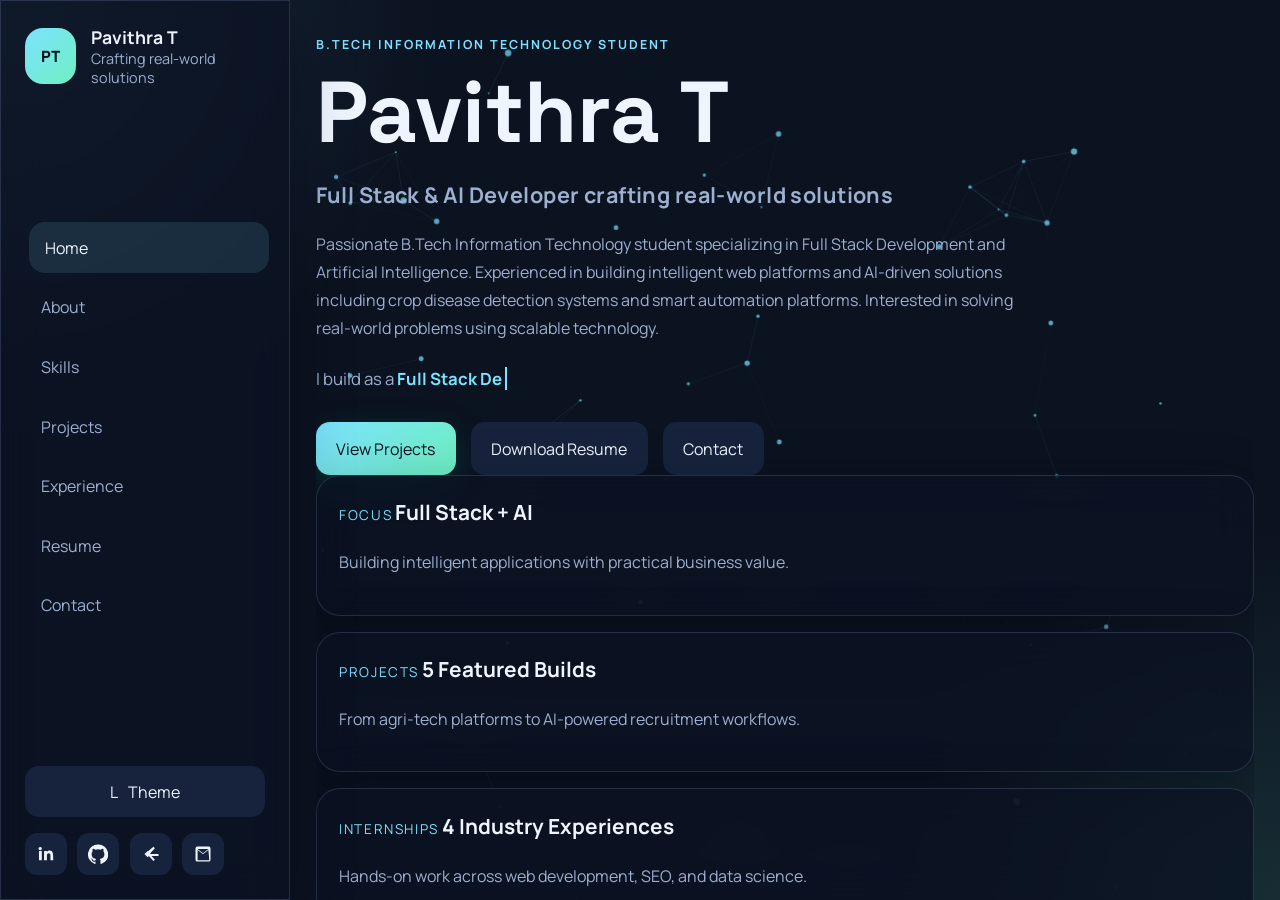
<file: index.html>
<!DOCTYPE html>
<html lang="en">
<head>
  <meta charset="UTF-8">
  <meta name="viewport" content="width=device-width, initial-scale=1.0">
  <meta name="description" content="Pavithra T - Full Stack & AI Developer portfolio">
  <title>Pavithra T | Developer Portfolio</title>
  <link rel="preconnect" href="https://fonts.googleapis.com">
  <link rel="preconnect" href="https://fonts.gstatic.com" crossorigin>
  <link href="https://fonts.googleapis.com/css2?family=Manrope:wght@400;500;600;700;800&family=Space+Grotesk:wght@500;700&display=swap" rel="stylesheet">
  <link rel="stylesheet" href="styles.css">
</head>
<body data-page="home">
  <div class="app-shell">
    <aside class="sidebar glass-panel" id="sidebar">
      <div class="brand">
        <div class="brand-mark">PT</div>
        <div>
          <h1>Pavithra T</h1>
          <p>Crafting real-world solutions</p>
        </div>
      </div>
      <button class="mobile-nav-toggle" id="mobileNavToggle" aria-label="Toggle navigation">
        <span></span>
        <span></span>
      </button>
      <nav class="nav-links" id="navMenu">
        <a href="index.html" class="nav-link active">Home</a>
        <a href="about.html" class="nav-link">About</a>
        <a href="skills.html" class="nav-link">Skills</a>
        <a href="projects.html" class="nav-link">Projects</a>
        <a href="experience.html" class="nav-link">Experience</a>
        <a href="resume.html" class="nav-link">Resume</a>
        <a href="contact.html" class="nav-link">Contact</a>
      </nav>
      <div class="sidebar-footer">
        <button class="theme-toggle" id="themeToggle" aria-label="Toggle dark and light mode">
          <span class="theme-icon">L</span>
          <span>Theme</span>
        </button>
        <div class="social-links">
          <a href="https://www.linkedin.com/in/pavithra1104/" aria-label="LinkedIn" target="_blank" rel="noreferrer">
            <svg viewBox="0 0 24 24" aria-hidden="true"><path d="M6.94 8.5H3.56V19.5h3.38Zm-1.69-5A1.96 1.96 0 1 0 5.22 7.4 1.96 1.96 0 0 0 5.25 3.5Zm15.19 9.27c0-3.32-1.77-4.86-4.13-4.86a3.57 3.57 0 0 0-3.22 1.77V8.5H9.72c.04.78 0 11 0 11h3.37v-6.14a2.26 2.26 0 0 1 .11-.81 2.23 2.23 0 0 1 2.08-1.49c1.47 0 2.06 1.12 2.06 2.77v5.67h3.37Z"/></svg>
          </a>
          <a href="https://github.com/Pavithra406" aria-label="GitHub" target="_blank" rel="noreferrer">
            <svg viewBox="0 0 24 24" aria-hidden="true"><path d="M12 .5A12 12 0 0 0 8.2 23.9c.6.1.82-.26.82-.58v-2.03c-3.34.73-4.04-1.61-4.04-1.61A3.18 3.18 0 0 0 3.64 18c-1.09-.74.08-.73.08-.73a2.52 2.52 0 0 1 1.84 1.24 2.56 2.56 0 0 0 3.5 1 2.56 2.56 0 0 1 .76-1.61c-2.66-.3-5.47-1.33-5.47-5.92a4.64 4.64 0 0 1 1.24-3.22 4.3 4.3 0 0 1 .12-3.18s1-.33 3.3 1.23a11.4 11.4 0 0 1 6 0c2.27-1.56 3.29-1.23 3.29-1.23a4.28 4.28 0 0 1 .12 3.18 4.63 4.63 0 0 1 1.24 3.22c0 4.6-2.82 5.62-5.5 5.91a2.87 2.87 0 0 1 .82 2.22v3.29c0 .32.22.69.83.57A12 12 0 0 0 12 .5Z"/></svg>
          </a>
          <a href="https://leetcode.com/u/Pavi_0704/" aria-label="LeetCode" target="_blank" rel="noreferrer">
            <svg viewBox="0 0 24 24" aria-hidden="true"><path d="m14.85 3.3 1.83 1.66-5.3 5.89a1.6 1.6 0 0 0 0 2.12l5.3 5.9-1.83 1.66-5.95-6.63a4.18 4.18 0 0 1 0-5.59ZM8.66 11.9H21v2.43H8.66Z M4.16 12.1 8 8.25l1.71 1.72L7.58 12.1l2.13 2.13L8 15.95Z"/></svg>
          </a>
          <a href="mailto:pavithrathangaduraitr@gmail.com" aria-label="Email">
            <svg viewBox="0 0 24 24" aria-hidden="true"><path d="M3 5.25A2.25 2.25 0 0 1 5.25 3h13.5A2.25 2.25 0 0 1 21 5.25v13.5A2.25 2.25 0 0 1 18.75 21H5.25A2.25 2.25 0 0 1 3 18.75Zm2.36.75L12 11.18 18.64 6Zm13.14 1.18-5.92 4.62a1 1 0 0 1-1.16 0L5.5 7.18v11.57a.75.75 0 0 0 .75.75h12.5a.75.75 0 0 0 .75-.75Z"/></svg>
          </a>
        </div>
      </div>
    </aside>
    <main class="main-content" id="contentArea">
      <section class="page-section active hero section" id="home">
        <div class="hero-bg">
          <canvas id="particleCanvas"></canvas>
        </div>
        <div class="hero-copy reveal">
          <span class="eyebrow">B.Tech Information Technology Student</span>
          <h2 class="hero-name">Pavithra T</h2>
          <p class="hero-tagline">Full Stack & AI Developer crafting real-world solutions</p>
          <p>Passionate B.Tech Information Technology student specializing in Full Stack Development and Artificial Intelligence. Experienced in building intelligent web platforms and AI-driven solutions including crop disease detection systems and smart automation platforms. Interested in solving real-world problems using scalable technology.</p>
          <div class="typing-line">
            <span>I build as a </span>
            <strong id="typingText">Full Stack Developer</strong>
          </div>
          <div class="hero-actions">
            <a class="button primary" href="projects.html">View Projects</a>
            <a class="button secondary" href="assets/Pavithra T_Resume.pdf" download>Download Resume</a>
            <a class="button tertiary" href="contact.html">Contact</a>
          </div>
        </div>
        <div class="hero-panels reveal">
          <article class="metric-card glass-panel">
            <span>Focus</span>
            <strong>Full Stack + AI</strong>
            <p>Building intelligent applications with practical business value.</p>
          </article>
          <article class="metric-card glass-panel">
            <span>Projects</span>
            <strong>5 Featured Builds</strong>
            <p>From agri-tech platforms to AI-powered recruitment workflows.</p>
          </article>
          <article class="metric-card glass-panel">
            <span>Internships</span>
            <strong>4 Industry Experiences</strong>
            <p>Hands-on work across web development, SEO, and data science.</p>
          </article>
        </div>
      </section>
    </main>
  </div>
  <script src="script.js"></script>
</body>
</html>
</file>
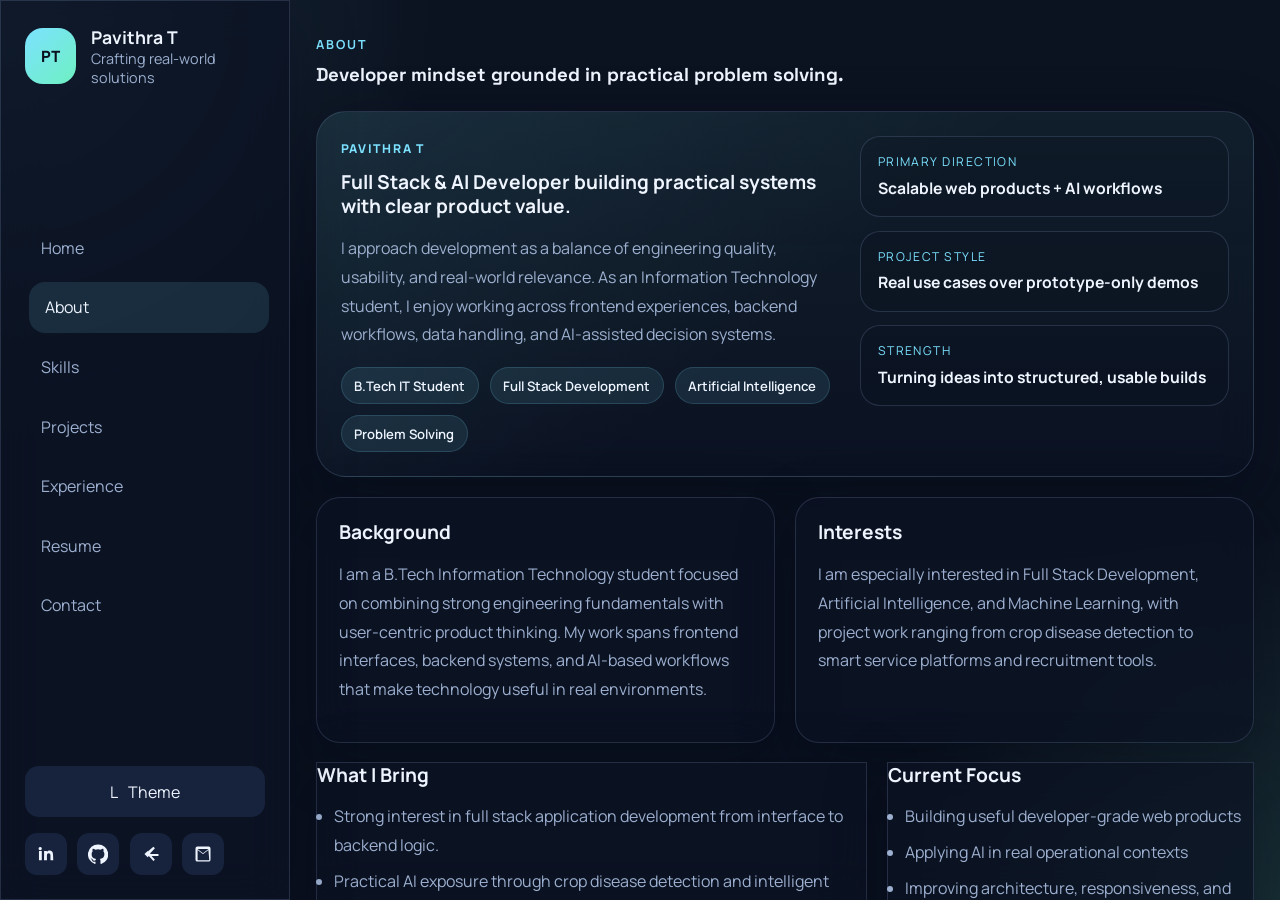
<file: about.html>
<!DOCTYPE html>
<html lang="en">
<head>
  <meta charset="UTF-8">
  <meta name="viewport" content="width=device-width, initial-scale=1.0">
  <meta name="description" content="About Pavithra T - Full Stack & AI Developer">
  <title>About | Pavithra T</title>
  <link rel="preconnect" href="https://fonts.googleapis.com">
  <link rel="preconnect" href="https://fonts.gstatic.com" crossorigin>
  <link href="https://fonts.googleapis.com/css2?family=Manrope:wght@400;500;600;700;800&family=Space+Grotesk:wght@500;700&display=swap" rel="stylesheet">
  <link rel="stylesheet" href="styles.css">
</head>
<body data-page="about">
  <div class="app-shell">
    <aside class="sidebar glass-panel" id="sidebar">
      <div class="brand">
        <div class="brand-mark">PT</div>
        <div>
          <h1>Pavithra T</h1>
          <p>Crafting real-world solutions</p>
        </div>
      </div>
      <button class="mobile-nav-toggle" id="mobileNavToggle" aria-label="Toggle navigation">
        <span></span>
        <span></span>
      </button>
      <nav class="nav-links" id="navMenu">
        <a href="index.html" class="nav-link">Home</a>
        <a href="about.html" class="nav-link active">About</a>
        <a href="skills.html" class="nav-link">Skills</a>
        <a href="projects.html" class="nav-link">Projects</a>
        <a href="experience.html" class="nav-link">Experience</a>
        <a href="resume.html" class="nav-link">Resume</a>
        <a href="contact.html" class="nav-link">Contact</a>
      </nav>
      <div class="sidebar-footer">
        <button class="theme-toggle" id="themeToggle" aria-label="Toggle dark and light mode">
          <span class="theme-icon">L</span>
          <span>Theme</span>
        </button>
        <div class="social-links">
          <a href="https://www.linkedin.com" aria-label="LinkedIn" target="_blank" rel="noreferrer">
            <svg viewBox="0 0 24 24" aria-hidden="true"><path d="M6.94 8.5H3.56V19.5h3.38Zm-1.69-5A1.96 1.96 0 1 0 5.22 7.4 1.96 1.96 0 0 0 5.25 3.5Zm15.19 9.27c0-3.32-1.77-4.86-4.13-4.86a3.57 3.57 0 0 0-3.22 1.77V8.5H9.72c.04.78 0 11 0 11h3.37v-6.14a2.26 2.26 0 0 1 .11-.81 2.23 2.23 0 0 1 2.08-1.49c1.47 0 2.06 1.12 2.06 2.77v5.67h3.37Z"/></svg>
          </a>
          <a href="https://github.com" aria-label="GitHub" target="_blank" rel="noreferrer">
            <svg viewBox="0 0 24 24" aria-hidden="true"><path d="M12 .5A12 12 0 0 0 8.2 23.9c.6.1.82-.26.82-.58v-2.03c-3.34.73-4.04-1.61-4.04-1.61A3.18 3.18 0 0 0 3.64 18c-1.09-.74.08-.73.08-.73a2.52 2.52 0 0 1 1.84 1.24 2.56 2.56 0 0 0 3.5 1 2.56 2.56 0 0 1 .76-1.61c-2.66-.3-5.47-1.33-5.47-5.92a4.64 4.64 0 0 1 1.24-3.22 4.3 4.3 0 0 1 .12-3.18s1-.33 3.3 1.23a11.4 11.4 0 0 1 6 0c2.27-1.56 3.29-1.23 3.29-1.23a4.28 4.28 0 0 1 .12 3.18 4.63 4.63 0 0 1 1.24 3.22c0 4.6-2.82 5.62-5.5 5.91a2.87 2.87 0 0 1 .82 2.22v3.29c0 .32.22.69.83.57A12 12 0 0 0 12 .5Z"/></svg>
          </a>
          <a href="https://leetcode.com" aria-label="LeetCode" target="_blank" rel="noreferrer">
            <svg viewBox="0 0 24 24" aria-hidden="true"><path d="m14.85 3.3 1.83 1.66-5.3 5.89a1.6 1.6 0 0 0 0 2.12l5.3 5.9-1.83 1.66-5.95-6.63a4.18 4.18 0 0 1 0-5.59ZM8.66 11.9H21v2.43H8.66Z M4.16 12.1 8 8.25l1.71 1.72L7.58 12.1l2.13 2.13L8 15.95Z"/></svg>
          </a>
          <a href="mailto:pavithra@example.com" aria-label="Email">
            <svg viewBox="0 0 24 24" aria-hidden="true"><path d="M3 5.25A2.25 2.25 0 0 1 5.25 3h13.5A2.25 2.25 0 0 1 21 5.25v13.5A2.25 2.25 0 0 1 18.75 21H5.25A2.25 2.25 0 0 1 3 18.75Zm2.36.75L12 11.18 18.64 6Zm13.14 1.18-5.92 4.62a1 1 0 0 1-1.16 0L5.5 7.18v11.57a.75.75 0 0 0 .75.75h12.5a.75.75 0 0 0 .75-.75Z"/></svg>
          </a>
        </div>
      </div>
    </aside>
    <main class="main-content" id="contentArea">
      <section class="page-section active section" id="about">
        <div class="section-heading reveal">
          <span class="eyebrow">About</span>
          <h3>Developer mindset grounded in practical problem solving.</h3>
        </div>
        <div class="about-hero-card glass-panel reveal">
          <div class="about-hero-copy">
            <span class="about-kicker">Pavithra T</span>
            <h4>Full Stack & AI Developer building practical systems with clear product value.</h4>
            <p>I approach development as a balance of engineering quality, usability, and real-world relevance. As an Information Technology student, I enjoy working across frontend experiences, backend workflows, data handling, and AI-assisted decision systems.</p>
            <div class="about-pill-row">
              <span class="about-pill">B.Tech IT Student</span>
              <span class="about-pill">Full Stack Development</span>
              <span class="about-pill">Artificial Intelligence</span>
              <span class="about-pill">Problem Solving</span>
            </div>
          </div>
          <div class="about-spotlight">
            <div class="spotlight-line">
              <span>Primary Direction</span>
              <strong>Scalable web products + AI workflows</strong>
            </div>
            <div class="spotlight-line">
              <span>Project Style</span>
              <strong>Real use cases over prototype-only demos</strong>
            </div>
            <div class="spotlight-line">
              <span>Strength</span>
              <strong>Turning ideas into structured, usable builds</strong>
            </div>
          </div>
        </div>
        <div class="about-grid">
          <article class="glass-panel reveal about-panel">
            <h4>Background</h4>
            <p>I am a B.Tech Information Technology student focused on combining strong engineering fundamentals with user-centric product thinking. My work spans frontend interfaces, backend systems, and AI-based workflows that make technology useful in real environments.</p>
          </article>
          <article class="glass-panel reveal about-panel">
            <h4>Interests</h4>
            <p>I am especially interested in Full Stack Development, Artificial Intelligence, and Machine Learning, with project work ranging from crop disease detection to smart service platforms and recruitment tools.</p>
          </article>
        </div>
        <div class="about-stack">
          <article class="glass-panel reveal about-panel">
            <h4>What I Bring</h4>
            <ul class="about-highlight-list">
              <li>Strong interest in full stack application development from interface to backend logic.</li>
              <li>Practical AI exposure through crop disease detection and intelligent platform workflows.</li>
              <li>Focus on scalable systems that solve real user problems rather than demo-only concepts.</li>
              <li>Comfort working across web technologies, machine learning tooling, and structured data workflows.</li>
            </ul>
          </article>
          <article class="glass-panel reveal about-panel">
            <h4>Current Focus</h4>
            <ul class="focus-list">
              <li>Building useful developer-grade web products</li>
              <li>Applying AI in real operational contexts</li>
              <li>Improving architecture, responsiveness, and usability</li>
              <li>Creating recruiter-friendly, production-minded projects</li>
            </ul>
          </article>
        </div>
        <div class="about-journey">
          <article class="glass-panel reveal about-panel">
            <h4>Approach</h4>
            <p>I prefer projects that start with a clear user problem and move toward clean implementation. That means thinking through flow, data structure, interface clarity, and maintainability together instead of treating them as separate tasks.</p>
          </article>
          <article class="glass-panel reveal about-panel">
            <h4>Why This Matters</h4>
            <p>My goal is to contribute to products that are not only technically sound, but also useful, reliable, and understandable to the people who use them. That mindset shapes both my web development and AI project work.</p>
          </article>
        </div>
        <div class="stat-strip">
          <article class="stat-tile glass-panel reveal">
            <strong>5</strong>
            <span>Featured project builds</span>
          </article>
          <article class="stat-tile glass-panel reveal">
            <strong>4</strong>
            <span>Internship experiences</span>
          </article>
          <article class="stat-tile glass-panel reveal">
            <strong>2</strong>
            <span>Core tracks: Full Stack and AI</span>
          </article>
        </div>
      </section>
    </main>
  </div>
  <script src="script.js"></script>
</body>
</html>
</file>
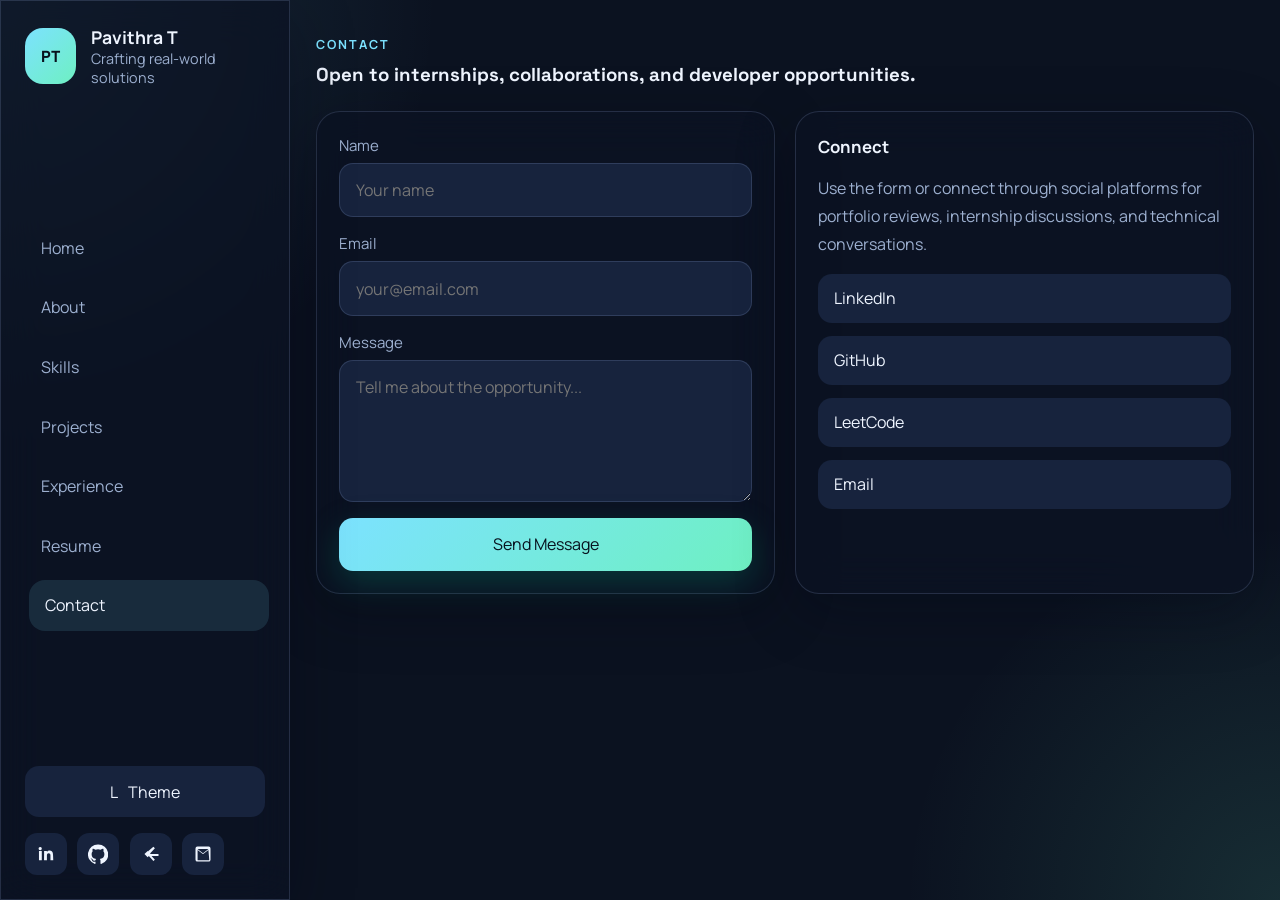
<file: contact.html>
<!DOCTYPE html>
<html lang="en">
<head>
  <meta charset="UTF-8">
  <meta name="viewport" content="width=device-width, initial-scale=1.0">
  <meta name="description" content="Contact Pavithra T - Full Stack & AI Developer">
  <title>Contact | Pavithra T</title>
  <link rel="preconnect" href="https://fonts.googleapis.com">
  <link rel="preconnect" href="https://fonts.gstatic.com" crossorigin>
  <link href="https://fonts.googleapis.com/css2?family=Manrope:wght@400;500;600;700;800&family=Space+Grotesk:wght@500;700&display=swap" rel="stylesheet">
  <link rel="stylesheet" href="styles.css">
</head>
<body data-page="contact">
  <div class="app-shell">
    <aside class="sidebar glass-panel" id="sidebar">
      <div class="brand">
        <div class="brand-mark">PT</div>
        <div>
          <h1>Pavithra T</h1>
          <p>Crafting real-world solutions</p>
        </div>
      </div>
      <button class="mobile-nav-toggle" id="mobileNavToggle" aria-label="Toggle navigation">
        <span></span>
        <span></span>
      </button>
      <nav class="nav-links" id="navMenu">
        <a href="index.html" class="nav-link">Home</a>
        <a href="about.html" class="nav-link">About</a>
        <a href="skills.html" class="nav-link">Skills</a>
        <a href="projects.html" class="nav-link">Projects</a>
        <a href="experience.html" class="nav-link">Experience</a>
        <a href="resume.html" class="nav-link">Resume</a>
        <a href="contact.html" class="nav-link active">Contact</a>
      </nav>
      <div class="sidebar-footer">
        <button class="theme-toggle" id="themeToggle" aria-label="Toggle dark and light mode">
          <span class="theme-icon">L</span>
          <span>Theme</span>
        </button>
        <div class="social-links">
          <a href="https://www.linkedin.com" aria-label="LinkedIn" target="_blank" rel="noreferrer">
            <svg viewBox="0 0 24 24" aria-hidden="true"><path d="M6.94 8.5H3.56V19.5h3.38Zm-1.69-5A1.96 1.96 0 1 0 5.22 7.4 1.96 1.96 0 0 0 5.25 3.5Zm15.19 9.27c0-3.32-1.77-4.86-4.13-4.86a3.57 3.57 0 0 0-3.22 1.77V8.5H9.72c.04.78 0 11 0 11h3.37v-6.14a2.26 2.26 0 0 1 .11-.81 2.23 2.23 0 0 1 2.08-1.49c1.47 0 2.06 1.12 2.06 2.77v5.67h3.37Z"/></svg>
          </a>
          <a href="https://github.com" aria-label="GitHub" target="_blank" rel="noreferrer">
            <svg viewBox="0 0 24 24" aria-hidden="true"><path d="M12 .5A12 12 0 0 0 8.2 23.9c.6.1.82-.26.82-.58v-2.03c-3.34.73-4.04-1.61-4.04-1.61A3.18 3.18 0 0 0 3.64 18c-1.09-.74.08-.73.08-.73a2.52 2.52 0 0 1 1.84 1.24 2.56 2.56 0 0 0 3.5 1 2.56 2.56 0 0 1 .76-1.61c-2.66-.3-5.47-1.33-5.47-5.92a4.64 4.64 0 0 1 1.24-3.22 4.3 4.3 0 0 1 .12-3.18s1-.33 3.3 1.23a11.4 11.4 0 0 1 6 0c2.27-1.56 3.29-1.23 3.29-1.23a4.28 4.28 0 0 1 .12 3.18 4.63 4.63 0 0 1 1.24 3.22c0 4.6-2.82 5.62-5.5 5.91a2.87 2.87 0 0 1 .82 2.22v3.29c0 .32.22.69.83.57A12 12 0 0 0 12 .5Z"/></svg>
          </a>
          <a href="https://leetcode.com" aria-label="LeetCode" target="_blank" rel="noreferrer">
            <svg viewBox="0 0 24 24" aria-hidden="true"><path d="m14.85 3.3 1.83 1.66-5.3 5.89a1.6 1.6 0 0 0 0 2.12l5.3 5.9-1.83 1.66-5.95-6.63a4.18 4.18 0 0 1 0-5.59ZM8.66 11.9H21v2.43H8.66Z M4.16 12.1 8 8.25l1.71 1.72L7.58 12.1l2.13 2.13L8 15.95Z"/></svg>
          </a>
          <a href="mailto:pavithra@example.com" aria-label="Email">
            <svg viewBox="0 0 24 24" aria-hidden="true"><path d="M3 5.25A2.25 2.25 0 0 1 5.25 3h13.5A2.25 2.25 0 0 1 21 5.25v13.5A2.25 2.25 0 0 1 18.75 21H5.25A2.25 2.25 0 0 1 3 18.75Zm2.36.75L12 11.18 18.64 6Zm13.14 1.18-5.92 4.62a1 1 0 0 1-1.16 0L5.5 7.18v11.57a.75.75 0 0 0 .75.75h12.5a.75.75 0 0 0 .75-.75Z"/></svg>
          </a>
        </div>
      </div>
    </aside>
    <main class="main-content" id="contentArea">
      <section class="page-section active section" id="contact">
        <div class="section-heading reveal">
          <span class="eyebrow">Contact</span>
          <h3>Open to internships, collaborations, and developer opportunities.</h3>
        </div>
        <div class="contact-layout">
          <form class="contact-form glass-panel reveal">
            <label>
              <span>Name</span>
              <input type="text" name="name" placeholder="Your name" required>
            </label>
            <label>
              <span>Email</span>
              <input type="email" name="email" placeholder="your@email.com" required>
            </label>
            <label>
              <span>Message</span>
              <textarea name="message" rows="5" placeholder="Tell me about the opportunity..." required></textarea>
            </label>
            <button type="submit" class="button primary">Send Message</button>
          </form>
          <div class="contact-card glass-panel reveal">
            <h4>Connect</h4>
            <p>Use the form or connect through social platforms for portfolio reviews, internship discussions, and technical conversations.</p>
            <div class="contact-links">
              <a href="https://www.linkedin.com" target="_blank" rel="noreferrer">LinkedIn</a>
              <a href="https://github.com" target="_blank" rel="noreferrer">GitHub</a>
              <a href="https://leetcode.com" target="_blank" rel="noreferrer">LeetCode</a>
              <a href="mailto:pavithra@example.com">Email</a>
            </div>
          </div>
        </div>
      </section>
    </main>
  </div>
  <script src="script.js"></script>
</body>
</html>
</file>
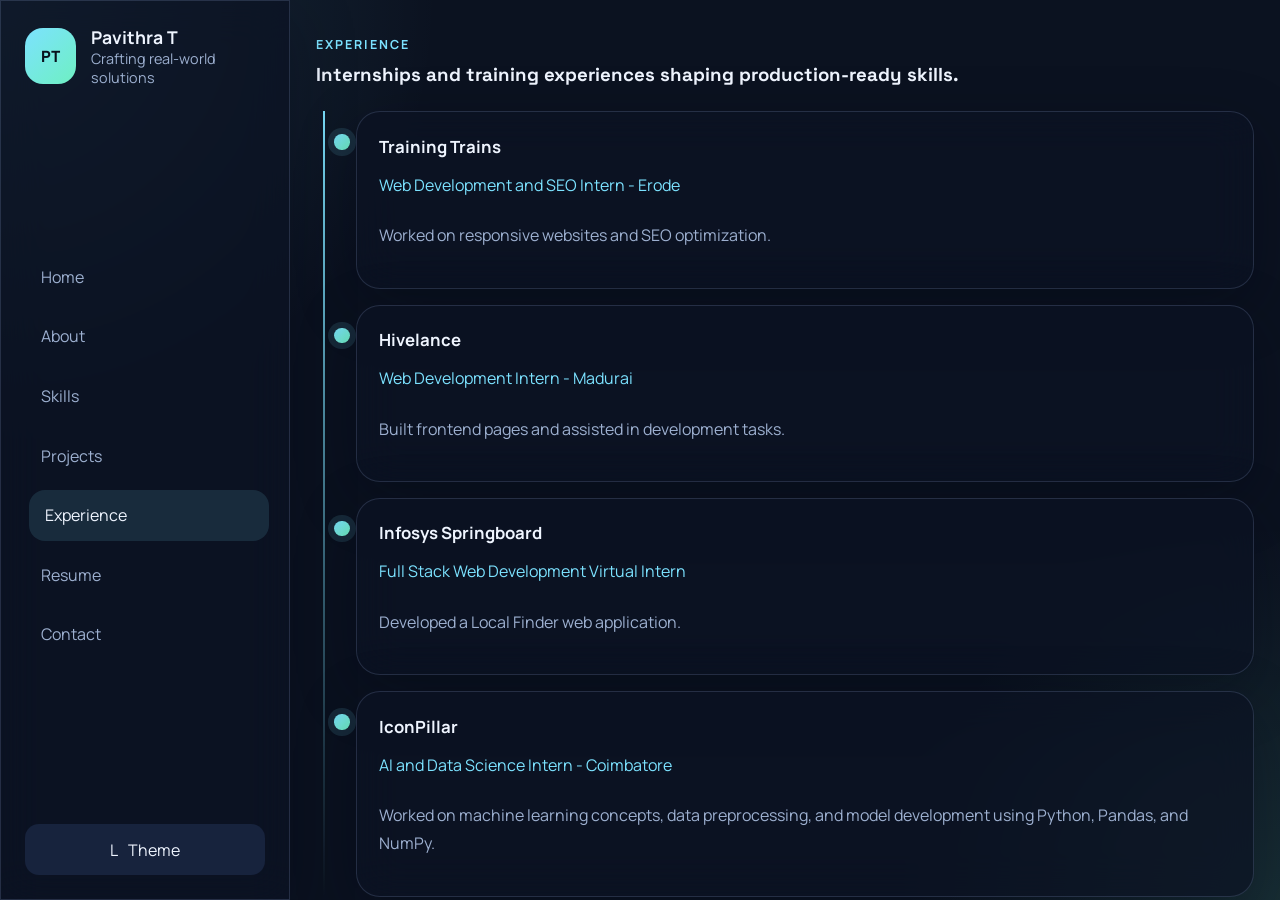
<file: experience.html>
<!DOCTYPE html>
<html lang="en">
<head>
  <meta charset="UTF-8">
  <meta name="viewport" content="width=device-width, initial-scale=1.0">
  <meta name="description" content="Experience of Pavithra T - Full Stack & AI Developer">
  <title>Experience | Pavithra T</title>
  <link rel="preconnect" href="https://fonts.googleapis.com">
  <link rel="preconnect" href="https://fonts.gstatic.com" crossorigin>
  <link href="https://fonts.googleapis.com/css2?family=Manrope:wght@400;500;600;700;800&family=Space+Grotesk:wght@500;700&display=swap" rel="stylesheet">
  <link rel="stylesheet" href="styles.css">
</head>
<body data-page="experience">
  <div class="app-shell">
    <aside class="sidebar glass-panel" id="sidebar">
      <div class="brand">
        <div class="brand-mark">PT</div>
        <div>
          <h1>Pavithra T</h1>
          <p>Crafting real-world solutions</p>
        </div>
      </div>
      <button class="mobile-nav-toggle" id="mobileNavToggle" aria-label="Toggle navigation">
        <span></span>
        <span></span>
      </button>
      <nav class="nav-links" id="navMenu">
        <a href="index.html" class="nav-link">Home</a>
        <a href="about.html" class="nav-link">About</a>
        <a href="skills.html" class="nav-link">Skills</a>
        <a href="projects.html" class="nav-link">Projects</a>
        <a href="experience.html" class="nav-link active">Experience</a>
        <a href="resume.html" class="nav-link">Resume</a>
        <a href="contact.html" class="nav-link">Contact</a>
      </nav>
      <div class="sidebar-footer">
        <button class="theme-toggle" id="themeToggle" aria-label="Toggle dark and light mode">
          <span class="theme-icon">L</span>
          <span>Theme</span>
        </button>
      </div>
    </aside>
    <main class="main-content" id="contentArea">
      <section class="page-section active section" id="experience">
        <div class="section-heading reveal">
          <span class="eyebrow">Experience</span>
          <h3>Internships and training experiences shaping production-ready skills.</h3>
        </div>
        <div class="timeline">
          <article class="timeline-item reveal">
            <div class="timeline-dot"></div>
            <div class="glass-panel timeline-card">
              <h4>Training Trains</h4>
              <span>Web Development and SEO Intern - Erode</span>
              <p>Worked on responsive websites and SEO optimization.</p>
            </div>
          </article>
          <article class="timeline-item reveal">
            <div class="timeline-dot"></div>
            <div class="glass-panel timeline-card">
              <h4>Hivelance</h4>
              <span>Web Development Intern - Madurai</span>
              <p>Built frontend pages and assisted in development tasks.</p>
            </div>
          </article>
          <article class="timeline-item reveal">
            <div class="timeline-dot"></div>
            <div class="glass-panel timeline-card">
              <h4>Infosys Springboard</h4>
              <span>Full Stack Web Development Virtual Intern</span>
              <p>Developed a Local Finder web application.</p>
            </div>
          </article>
          <article class="timeline-item reveal">
            <div class="timeline-dot"></div>
            <div class="glass-panel timeline-card">
              <h4>IconPillar</h4>
              <span>AI and Data Science Intern - Coimbatore</span>
              <p>Worked on machine learning concepts, data preprocessing, and model development using Python, Pandas, and NumPy.</p>
            </div>
          </article>
        </div>
      </section>
    </main>
  </div>
  <script src="script.js"></script>
</body>
</html>
</file>
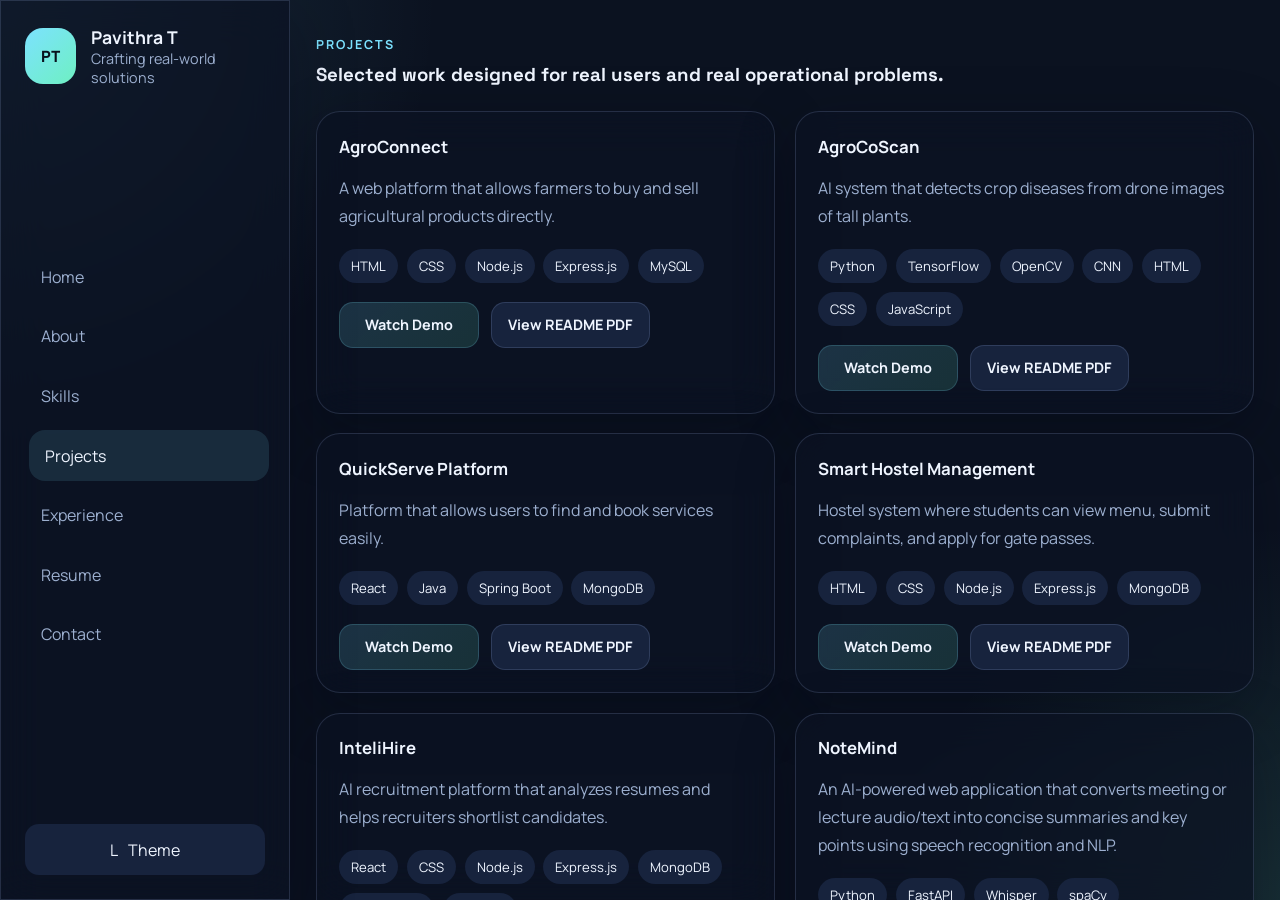
<file: projects.html>
<!DOCTYPE html>
<html lang="en">
<head>
  <meta charset="UTF-8">
  <meta name="viewport" content="width=device-width, initial-scale=1.0">
  <meta name="description" content="Projects by Pavithra T - Full Stack & AI Developer">
  <title>Projects | Pavithra T</title>
  <link rel="preconnect" href="https://fonts.googleapis.com">
  <link rel="preconnect" href="https://fonts.gstatic.com" crossorigin>
  <link href="https://fonts.googleapis.com/css2?family=Manrope:wght@400;500;600;700;800&family=Space+Grotesk:wght@500;700&display=swap" rel="stylesheet">
  <link rel="stylesheet" href="styles.css">
</head>
<body data-page="projects">
  <div class="app-shell">
    <aside class="sidebar glass-panel" id="sidebar">
      <div class="brand">
        <div class="brand-mark">PT</div>
        <div>
          <h1>Pavithra T</h1>
          <p>Crafting real-world solutions</p>
        </div>
      </div>
      <button class="mobile-nav-toggle" id="mobileNavToggle" aria-label="Toggle navigation">
        <span></span>
        <span></span>
      </button>
      <nav class="nav-links" id="navMenu">
        <a href="index.html" class="nav-link">Home</a>
        <a href="about.html" class="nav-link">About</a>
        <a href="skills.html" class="nav-link">Skills</a>
        <a href="projects.html" class="nav-link active">Projects</a>
        <a href="experience.html" class="nav-link">Experience</a>
        <a href="resume.html" class="nav-link">Resume</a>
        <a href="contact.html" class="nav-link">Contact</a>
      </nav>
      <div class="sidebar-footer">
        <button class="theme-toggle" id="themeToggle" aria-label="Toggle dark and light mode">
          <span class="theme-icon">L</span>
          <span>Theme</span>
        </button>
      </div>
    </aside>
    <main class="main-content" id="contentArea">
      <section class="page-section active section" id="projects">
        <div class="section-heading reveal">
          <span class="eyebrow">Projects</span>
          <h3>Selected work designed for real users and real operational problems.</h3>
        </div>
        <div class="project-grid">
          <article class="project-card glass-panel reveal">
            <h4>AgroConnect</h4>
            <p>A web platform that allows farmers to buy and sell agricultural products directly.</p>
            <div class="badge-group"><span>HTML</span><span>CSS</span><span>Node.js</span><span>Express.js</span><span>MySQL</span></div>
            <div class="project-actions">
              <a class="project-link pending-link" href="#" data-project="AgroConnect">Watch Demo</a>
              <a class="project-link ghost" href="assets/readmes/AgroConnect-README.pdf" target="_blank" rel="noreferrer">View README PDF</a>
            </div>
          </article>
          <article class="project-card glass-panel reveal">
            <h4>AgroCoScan</h4>
            <p>AI system that detects crop diseases from drone images of tall plants.</p>
            <div class="badge-group"><span>Python</span><span>TensorFlow</span><span>OpenCV</span><span>CNN</span><span>HTML</span><span>CSS</span><span>JavaScript</span></div>
            <div class="project-actions">
              <a class="project-link pending-link" href="#" data-project="AgroCoScan">Watch Demo</a>
              <a class="project-link ghost" href="assets/readmes/AgroCoScan-README.pdf" target="_blank" rel="noreferrer">View README PDF</a>
            </div>
          </article>
          <article class="project-card glass-panel reveal">
            <h4>QuickServe Platform</h4>
            <p>Platform that allows users to find and book services easily.</p>
            <div class="badge-group"><span>React</span><span>Java</span><span>Spring Boot</span><span>MongoDB</span></div>
            <div class="project-actions">
              <a class="project-link pending-link" href="#" data-project="QuickServe Platform">Watch Demo</a>
              <a class="project-link ghost" href="assets/readmes/QuickServe-Platform-README.pdf" target="_blank" rel="noreferrer">View README PDF</a>
            </div>
          </article>
          <article class="project-card glass-panel reveal">
            <h4>Smart Hostel Management</h4>
            <p>Hostel system where students can view menu, submit complaints, and apply for gate passes.</p>
            <div class="badge-group"><span>HTML</span><span>CSS</span><span>Node.js</span><span>Express.js</span><span>MongoDB</span></div>
            <div class="project-actions">
              <a class="project-link pending-link" href="#" data-project="Smart Hostel Management">Watch Demo</a>
              <a class="project-link ghost" href="assets/readmes/Smart-Hostel-Management-README.pdf" target="_blank" rel="noreferrer">View README PDF</a>
            </div>
          </article>
          <article class="project-card glass-panel reveal">
            <h4>InteliHire</h4>
            <p>AI recruitment platform that analyzes resumes and helps recruiters shortlist candidates.</p>
            <div class="badge-group"><span>React</span><span>CSS</span><span>Node.js</span><span>Express.js</span><span>MongoDB</span><span>TensorFlow</span><span>OpenCV</span></div>
            <div class="project-actions">
              <a class="project-link pending-link" href="#" data-project="InteliHire">Watch Demo</a>
              <a class="project-link ghost" href="assets/readmes/InteliHire-README.pdf" target="_blank" rel="noreferrer">View README PDF</a>
            </div>
          </article>
          <article class="project-card glass-panel reveal">
  <h4>NoteMind</h4>
  <p>An AI-powered web application that converts meeting or lecture audio/text into concise summaries and key points using speech recognition and NLP.</p>
  
  <div class="badge-group">
    <span>Python</span>
    <span>FastAPI</span>
    <span>Whisper</span>
    <span>spaCy</span>
    <span>Transformers</span>
    <span>HTML</span>
    <span>CSS</span>
    <span>JavaScript</span>
  </div>

  <div class="project-actions">
    <a class="project-link pending-link" href="#" data-project="NoteMind">Watch Demo</a>
    <a class="project-link ghost" href="assets/readmes/NoteMind-README.pdf" target="_blank" rel="noreferrer">View README PDF</a>
  </div>
</article>
<article class="project-card glass-panel reveal">
  <h4>Multi-Cloud Encrypted Backup System</h4>
  <p>A secure cloud backup platform that encrypts files and replicates them across AWS S3, Google Cloud Storage, and Firebase with automatic failover recovery.</p>

  <div class="badge-group">
    <span>React</span>
    <span>CSS</span>
    <span>Node.js</span>
    <span>Express.js</span>
    <span>MySQL</span>
    <span>AWS S3</span>
    <span>Google Cloud</span>
    <span>Firebase</span>
  </div>

  <div class="project-actions">
    <a class="project-link pending-link" href="#" data-project="MultiCloudBackup">Watch Demo</a>
    <a class="project-link ghost" href="assets/readmes/MultiCloudBackup-README.pdf" target="_blank" rel="noreferrer">View README PDF</a>
  </div>
</article>
        </div>
      </section>
    </main>
  </div>
  <script src="script.js"></script>
</body>
</html>
</file>
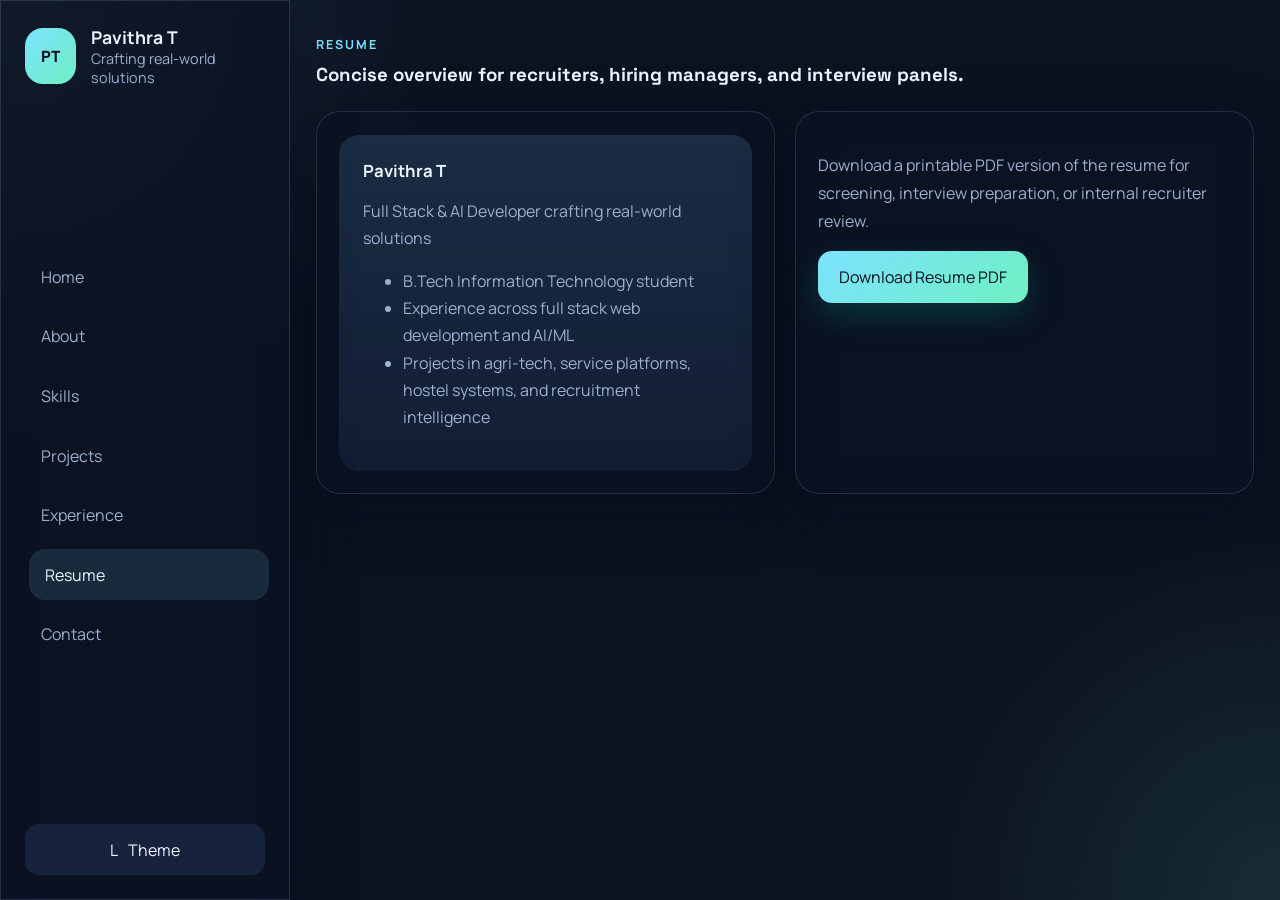
<file: resume.html>
<!DOCTYPE html>
<html lang="en">
<head>
  <meta charset="UTF-8">
  <meta name="viewport" content="width=device-width, initial-scale=1.0">
  <meta name="description" content="Resume of Pavithra T - Full Stack & AI Developer">
  <title>Resume | Pavithra T</title>
  <link rel="preconnect" href="https://fonts.googleapis.com">
  <link rel="preconnect" href="https://fonts.gstatic.com" crossorigin>
  <link href="https://fonts.googleapis.com/css2?family=Manrope:wght@400;500;600;700;800&family=Space+Grotesk:wght@500;700&display=swap" rel="stylesheet">
  <link rel="stylesheet" href="styles.css">
</head>
<body data-page="resume">
  <div class="app-shell">
    <aside class="sidebar glass-panel" id="sidebar">
      <div class="brand">
        <div class="brand-mark">PT</div>
        <div>
          <h1>Pavithra T</h1>
          <p>Crafting real-world solutions</p>
        </div>
      </div>
      <button class="mobile-nav-toggle" id="mobileNavToggle" aria-label="Toggle navigation">
        <span></span>
        <span></span>
      </button>
      <nav class="nav-links" id="navMenu">
        <a href="index.html" class="nav-link">Home</a>
        <a href="about.html" class="nav-link">About</a>
        <a href="skills.html" class="nav-link">Skills</a>
        <a href="projects.html" class="nav-link">Projects</a>
        <a href="experience.html" class="nav-link">Experience</a>
        <a href="resume.html" class="nav-link active">Resume</a>
        <a href="contact.html" class="nav-link">Contact</a>
      </nav>
      <div class="sidebar-footer">
        <button class="theme-toggle" id="themeToggle" aria-label="Toggle dark and light mode">
          <span class="theme-icon">L</span>
          <span>Theme</span>
        </button>
      </div>
    </aside>
    <main class="main-content" id="contentArea">
      <section class="page-section active section" id="resume">
        <div class="section-heading reveal">
          <span class="eyebrow">Resume</span>
          <h3>Concise overview for recruiters, hiring managers, and interview panels.</h3>
        </div>
        <div class="resume-layout">
          <div class="resume-preview glass-panel reveal">
            <div class="resume-sheet">
              <h4>Pavithra T</h4>
              <p>Full Stack & AI Developer crafting real-world solutions</p>
              <ul>
                <li>B.Tech Information Technology student</li>
                <li>Experience across full stack web development and AI/ML</li>
                <li>Projects in agri-tech, service platforms, hostel systems, and recruitment intelligence</li>
              </ul>
            </div>
          </div>
          <div class="resume-actions glass-panel reveal">
            <p>Download a printable PDF version of the resume for screening, interview preparation, or internal recruiter review.</p>
            <a class="button primary" href="assets/Pavithra T_Resume.pdf" download>Download Resume PDF</a>
          </div>
        </div>
      </section>
    </main>
  </div>
  <script src="script.js"></script>
</body>
</html>
</file>
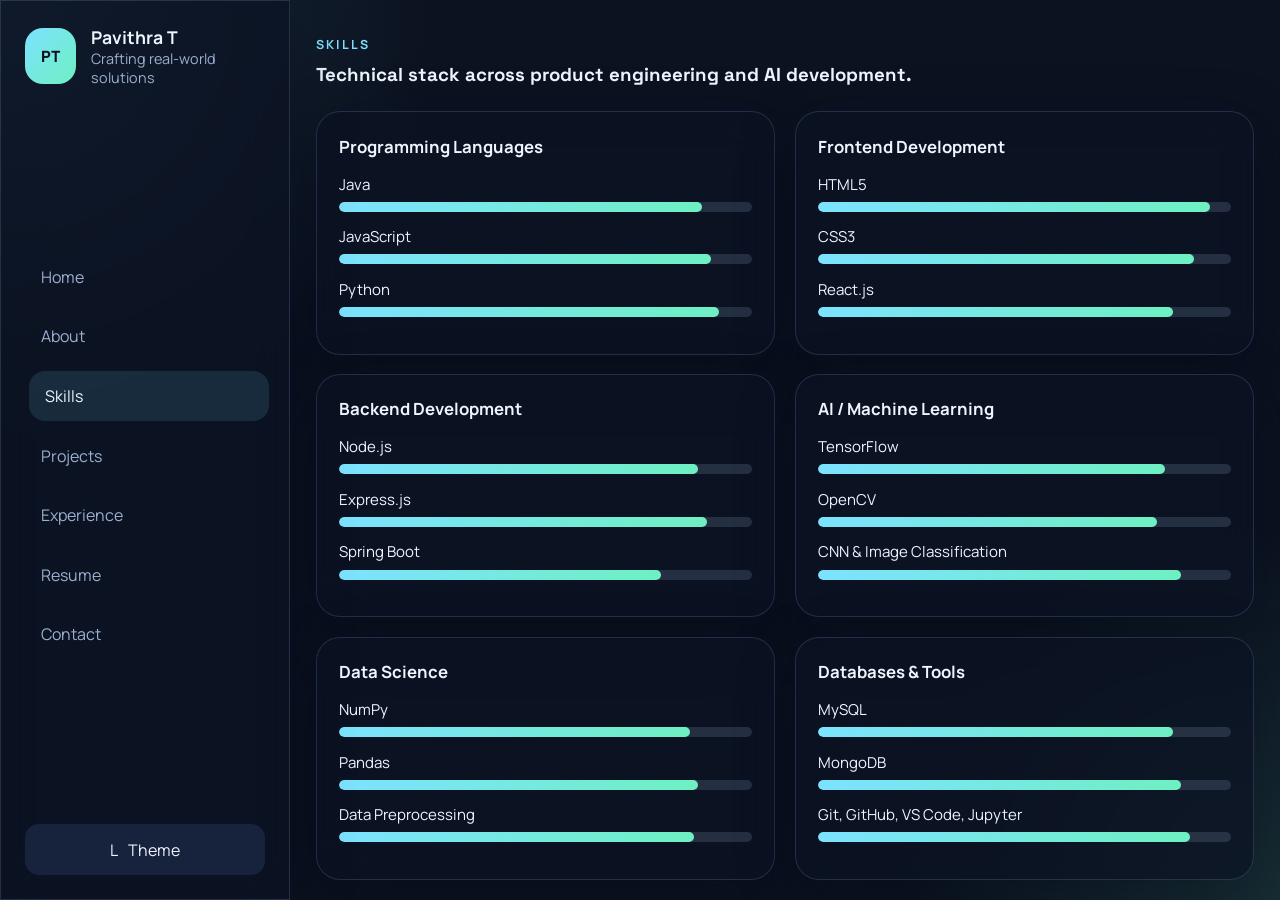
<file: skills.html>
<!DOCTYPE html>
<html lang="en">
<head>
  <meta charset="UTF-8">
  <meta name="viewport" content="width=device-width, initial-scale=1.0">
  <meta name="description" content="Skills of Pavithra T - Full Stack & AI Developer">
  <title>Skills | Pavithra T</title>
  <link rel="preconnect" href="https://fonts.googleapis.com">
  <link rel="preconnect" href="https://fonts.gstatic.com" crossorigin>
  <link href="https://fonts.googleapis.com/css2?family=Manrope:wght@400;500;600;700;800&family=Space+Grotesk:wght@500;700&display=swap" rel="stylesheet">
  <link rel="stylesheet" href="styles.css">
</head>
<body data-page="skills">
  <div class="app-shell">
    <aside class="sidebar glass-panel" id="sidebar">
      <div class="brand">
        <div class="brand-mark">PT</div>
        <div>
          <h1>Pavithra T</h1>
          <p>Crafting real-world solutions</p>
        </div>
      </div>
      <button class="mobile-nav-toggle" id="mobileNavToggle" aria-label="Toggle navigation">
        <span></span>
        <span></span>
      </button>
      <nav class="nav-links" id="navMenu">
        <a href="index.html" class="nav-link">Home</a>
        <a href="about.html" class="nav-link">About</a>
        <a href="skills.html" class="nav-link active">Skills</a>
        <a href="projects.html" class="nav-link">Projects</a>
        <a href="experience.html" class="nav-link">Experience</a>
        <a href="resume.html" class="nav-link">Resume</a>
        <a href="contact.html" class="nav-link">Contact</a>
      </nav>
      <div class="sidebar-footer">
        <button class="theme-toggle" id="themeToggle" aria-label="Toggle dark and light mode">
          <span class="theme-icon">L</span>
          <span>Theme</span>
        </button>
      </div>
    </aside>
    <main class="main-content" id="contentArea">
      <section class="page-section active section" id="skills">
        <div class="section-heading reveal">
          <span class="eyebrow">Skills</span>
          <h3>Technical stack across product engineering and AI development.</h3>
        </div>
        <div class="skills-grid">
          <article class="skill-card glass-panel reveal">
            <h4>Programming Languages</h4>
            <div class="skill-item"><span>Java</span><div class="progress"><div class="progress-bar" data-progress="88"></div></div></div>
            <div class="skill-item"><span>JavaScript</span><div class="progress"><div class="progress-bar" data-progress="90"></div></div></div>
            <div class="skill-item"><span>Python</span><div class="progress"><div class="progress-bar" data-progress="92"></div></div></div>
          </article>
          <article class="skill-card glass-panel reveal">
            <h4>Frontend Development</h4>
            <div class="skill-item"><span>HTML5</span><div class="progress"><div class="progress-bar" data-progress="95"></div></div></div>
            <div class="skill-item"><span>CSS3</span><div class="progress"><div class="progress-bar" data-progress="91"></div></div></div>
            <div class="skill-item"><span>React.js</span><div class="progress"><div class="progress-bar" data-progress="86"></div></div></div>
          </article>
          <article class="skill-card glass-panel reveal">
            <h4>Backend Development</h4>
            <div class="skill-item"><span>Node.js</span><div class="progress"><div class="progress-bar" data-progress="87"></div></div></div>
            <div class="skill-item"><span>Express.js</span><div class="progress"><div class="progress-bar" data-progress="89"></div></div></div>
            <div class="skill-item"><span>Spring Boot</span><div class="progress"><div class="progress-bar" data-progress="78"></div></div></div>
          </article>
          <article class="skill-card glass-panel reveal">
            <h4>AI / Machine Learning</h4>
            <div class="skill-item"><span>TensorFlow</span><div class="progress"><div class="progress-bar" data-progress="84"></div></div></div>
            <div class="skill-item"><span>OpenCV</span><div class="progress"><div class="progress-bar" data-progress="82"></div></div></div>
            <div class="skill-item"><span>CNN & Image Classification</span><div class="progress"><div class="progress-bar" data-progress="88"></div></div></div>
          </article>
          <article class="skill-card glass-panel reveal">
            <h4>Data Science</h4>
            <div class="skill-item"><span>NumPy</span><div class="progress"><div class="progress-bar" data-progress="85"></div></div></div>
            <div class="skill-item"><span>Pandas</span><div class="progress"><div class="progress-bar" data-progress="87"></div></div></div>
            <div class="skill-item"><span>Data Preprocessing</span><div class="progress"><div class="progress-bar" data-progress="86"></div></div></div>
          </article>
          <article class="skill-card glass-panel reveal">
            <h4>Databases & Tools</h4>
            <div class="skill-item"><span>MySQL</span><div class="progress"><div class="progress-bar" data-progress="86"></div></div></div>
            <div class="skill-item"><span>MongoDB</span><div class="progress"><div class="progress-bar" data-progress="88"></div></div></div>
            <div class="skill-item"><span>Git, GitHub, VS Code, Jupyter</span><div class="progress"><div class="progress-bar" data-progress="90"></div></div></div>
          </article>
        </div>
      </section>
    </main>
  </div>
  <script src="script.js"></script>
</body>
</html>
</file>
<file: styles.css>
:root {
  --bg: #0b1220;
  --bg-elevated: rgba(12, 19, 35, 0.72);
  --surface: #121d33;
  --surface-2: #17233d;
  --text: #eff5ff;
  --muted: #9db0d0;
  --accent: #7ce2ff;
  --accent-2: #6ef0c2;
  --border: rgba(173, 197, 255, 0.16);
  --shadow: 0 18px 60px rgba(3, 8, 20, 0.3);
  --sidebar-width: 290px;
}

body.light-mode {
  --bg: #edf3fb;
  --bg-elevated: rgba(255, 255, 255, 0.72);
  --surface: #ffffff;
  --surface-2: #f4f8fd;
  --text: #0f1b2d;
  --muted: #53667f;
  --accent: #007ea7;
  --accent-2: #00a67e;
  --border: rgba(15, 27, 45, 0.1);
  --shadow: 0 18px 50px rgba(70, 98, 138, 0.16);
}

* {
  box-sizing: border-box;
}

body {
  margin: 0;
  font-family: "Manrope", sans-serif;
  background:
    radial-gradient(circle at top left, rgba(124, 226, 255, 0.14), transparent 28%),
    radial-gradient(circle at bottom right, rgba(110, 240, 194, 0.12), transparent 24%),
    var(--bg);
  color: var(--text);
  overflow: hidden;
  transition: background 0.35s ease, color 0.35s ease;
}

a {
  color: inherit;
  text-decoration: none;
}

button,
input,
textarea {
  font: inherit;
}

.app-shell {
  display: grid;
  grid-template-columns: var(--sidebar-width) 1fr;
  min-height: 100vh;
}

.glass-panel {
  background: var(--bg-elevated);
  border: 1px solid var(--border);
  box-shadow: var(--shadow);
  backdrop-filter: blur(20px);
}

.sidebar {
  position: fixed;
  inset: 0 auto 0 0;
  width: var(--sidebar-width);
  padding: 1.5rem;
  display: flex;
  flex-direction: column;
  justify-content: space-between;
  z-index: 30;
}

.brand {
  display: flex;
  align-items: center;
  gap: 0.95rem;
}

.brand-mark {
  width: 56px;
  height: 56px;
  border-radius: 18px;
  display: grid;
  place-items: center;
  background: linear-gradient(135deg, var(--accent), var(--accent-2));
  color: #08111d;
  font-weight: 800;
  font-family: "Space Grotesk", sans-serif;
}

.brand h1,
.brand p {
  margin: 0;
}

.brand h1 {
  font-size: 1.1rem;
}

.brand p {
  color: var(--muted);
  font-size: 0.9rem;
}

.mobile-nav-toggle {
  display: none;
}

.nav-links {
  display: grid;
  gap: 0.55rem;
  margin: 2rem 0;
}

.nav-link {
  padding: 0.9rem 1rem;
  border-radius: 16px;
  color: var(--muted);
  transition: background 0.3s ease, color 0.3s ease, transform 0.3s ease;
}

.nav-link:hover,
.nav-link.active {
  background: rgba(124, 226, 255, 0.12);
  color: var(--text);
  transform: translateX(4px);
}

.sidebar-footer {
  display: grid;
  gap: 1rem;
}

.theme-toggle,
.button {
  border: 0;
  cursor: pointer;
}

.theme-toggle {
  display: inline-flex;
  align-items: center;
  justify-content: center;
  gap: 0.6rem;
  padding: 0.9rem 1rem;
  border-radius: 14px;
  background: var(--surface-2);
  color: var(--text);
  transition: transform 0.25s ease, background 0.25s ease;
}

.theme-toggle:hover {
  transform: translateY(-2px);
}

.social-links {
  display: flex;
  gap: 0.65rem;
}

.social-links a {
  width: 42px;
  height: 42px;
  border-radius: 12px;
  display: grid;
  place-items: center;
  background: var(--surface-2);
  transition: transform 0.25s ease, background 0.25s ease;
}

.social-links a:hover {
  transform: translateY(-3px);
  background: rgba(124, 226, 255, 0.12);
}

.social-links svg {
  width: 20px;
  fill: currentColor;
}

.main-content {
  grid-column: 2;
  padding: 2rem clamp(1.25rem, 2vw, 2.5rem);
  height: 100vh;
  overflow-y: auto;
  overflow-x: hidden;
}

.page-section {
  display: none;
  width: 100%;
  min-height: calc(100vh - 4rem);
  padding: 0 0 3rem;
}

.page-section.active {
  display: block;
  animation: sectionFade 0.5s ease;
}

.section {
  position: relative;
}

@keyframes sectionFade {
  from {
    opacity: 0;
    transform: translateY(18px);
  }
  to {
    opacity: 1;
    transform: translateY(0);
  }
}

.section-heading {
  margin-bottom: 1.6rem;
}

.eyebrow {
  display: inline-block;
  margin-bottom: 0.75rem;
  color: var(--accent);
  text-transform: uppercase;
  letter-spacing: 0.16em;
  font-size: 0.78rem;
  font-weight: 700;
}

.section-heading h3,
.hero-copy h2 {
  margin: 0;
  font-family: "Space Grotesk", sans-serif;
  font-weight: 700;
  line-height: 1.1;
}

.hero {
  min-height: calc(100vh - 4rem);
  display: grid;
  grid-template-columns: minmax(0, 1.2fr) minmax(260px, 0.8fr);
  align-items: center;
  gap: 1.5rem;
  overflow: hidden;
}

.hero-bg,
#particleCanvas {
  position: absolute;
  inset: 0;
}

#particleCanvas {
  width: 100%;
  height: 100%;
}

.hero-copy,
.hero-panels {
  position: relative;
  z-index: 1;
}

.hero-copy {
  max-width: 720px;
}

.hero-copy h2 {
  font-size: clamp(2.8rem, 7vw, 5.4rem);
  margin-bottom: 1rem;
}

.hero-name {
  margin-bottom: 0.65rem;
}

.hero-tagline {
  margin: 0 0 1rem;
  font-size: clamp(1.05rem, 2vw, 1.35rem);
  color: var(--accent);
  font-weight: 700;
  letter-spacing: 0.02em;
}

.hero-copy p,
.metric-card p,
.timeline-card p,
.project-card p,
.resume-actions p,
.contact-card p,
.about-grid p {
  color: var(--muted);
  line-height: 1.75;
}

.typing-line {
  margin: 1.6rem 0 2rem;
  font-size: 1.05rem;
  color: var(--muted);
}

.typing-line strong {
  color: var(--accent);
  border-right: 2px solid currentColor;
  padding-right: 0.2rem;
  animation: caret 0.8s steps(1) infinite;
}

@keyframes caret {
  50% {
    border-color: transparent;
  }
}

.hero-actions {
  display: flex;
  gap: 0.9rem;
  flex-wrap: wrap;
}

.button {
  display: inline-flex;
  align-items: center;
  justify-content: center;
  padding: 0.95rem 1.3rem;
  border-radius: 14px;
  transition: transform 0.25s ease, box-shadow 0.25s ease, background 0.25s ease;
}

.button:hover {
  transform: translateY(-3px);
}

.button.primary {
  background: linear-gradient(135deg, var(--accent), var(--accent-2));
  color: #07111d;
  box-shadow: 0 12px 34px rgba(0, 166, 126, 0.25);
}

.button.secondary,
.button.tertiary {
  background: var(--surface-2);
  color: var(--text);
}

.hero-panels {
  display: grid;
  gap: 1rem;
}

.metric-card,
.skill-card,
.project-card,
.timeline-card,
.resume-preview,
.resume-actions,
.contact-form,
.contact-card,
.about-grid .glass-panel {
  border-radius: 24px;
  padding: 1.4rem;
}

.metric-card span {
  display: inline-block;
  margin-bottom: 0.5rem;
  color: var(--accent);
  font-size: 0.85rem;
  text-transform: uppercase;
  letter-spacing: 0.12em;
}

.metric-card strong {
  font-size: 1.3rem;
}

.about-grid,
.resume-layout,
.contact-layout {
  display: grid;
  grid-template-columns: repeat(2, minmax(0, 1fr));
  gap: 1.2rem;
}

.about-hero-card {
  display: grid;
  grid-template-columns: 1.15fr 0.85fr;
  gap: 1.2rem;
  margin-bottom: 1.2rem;
  border-radius: 30px;
  padding: 1.5rem;
  background:
    linear-gradient(140deg, rgba(124, 226, 255, 0.08), transparent 52%),
    linear-gradient(180deg, rgba(110, 240, 194, 0.06), transparent),
    var(--bg-elevated);
}

.about-kicker {
  display: inline-block;
  margin-bottom: 0.8rem;
  color: var(--accent);
  text-transform: uppercase;
  letter-spacing: 0.14em;
  font-size: 0.76rem;
  font-weight: 800;
}

.about-hero-copy h4,
.about-panel h4,
.about-journey h4 {
  margin: 0 0 0.9rem;
  font-size: 1.2rem;
  line-height: 1.25;
}

.about-hero-copy p,
.about-panel p,
.about-journey p {
  color: var(--muted);
  line-height: 1.8;
}

.about-pill-row {
  display: flex;
  flex-wrap: wrap;
  gap: 0.65rem;
  margin-top: 1.1rem;
}

.about-pill {
  padding: 0.55rem 0.8rem;
  border-radius: 999px;
  background: rgba(124, 226, 255, 0.1);
  border: 1px solid rgba(124, 226, 255, 0.16);
  color: var(--text);
  font-size: 0.82rem;
  font-weight: 600;
}

.about-spotlight {
  display: grid;
  gap: 0.85rem;
  align-content: start;
}

.spotlight-line {
  border-radius: 20px;
  padding: 1rem 1.05rem;
  background: rgba(10, 18, 32, 0.24);
  border: 1px solid var(--border);
}

.spotlight-line span {
  display: block;
  margin-bottom: 0.35rem;
  color: var(--accent);
  font-size: 0.76rem;
  text-transform: uppercase;
  letter-spacing: 0.12em;
}

.spotlight-line strong {
  display: block;
  line-height: 1.55;
  font-size: 0.98rem;
}

.about-panel {
  min-height: 100%;
}

.about-stack {
  display: grid;
  grid-template-columns: 1.2fr 0.8fr;
  gap: 1.2rem;
  margin-top: 1.2rem;
}

.about-journey {
  display: grid;
  grid-template-columns: repeat(2, minmax(0, 1fr));
  gap: 1.2rem;
  margin-top: 1.2rem;
}

.about-highlight-list,
.focus-list {
  margin: 0;
  padding-left: 1.1rem;
  color: var(--muted);
  line-height: 1.8;
}

.about-highlight-list li,
.focus-list li {
  margin-bottom: 0.45rem;
}

.stat-strip {
  display: grid;
  grid-template-columns: repeat(3, minmax(0, 1fr));
  gap: 0.9rem;
  margin-top: 1.2rem;
}

.stat-tile {
  border-radius: 20px;
  padding: 1.2rem;
  text-align: left;
}

.stat-tile strong {
  display: block;
  margin-bottom: 0.35rem;
  font-size: 1.35rem;
  font-family: "Space Grotesk", sans-serif;
}

.stat-tile span {
  color: var(--muted);
  font-size: 0.92rem;
}

.skills-grid,
.project-grid {
  display: grid;
  grid-template-columns: repeat(2, minmax(0, 1fr));
  gap: 1.2rem;
}

.skill-card h4,
.project-card h4,
.timeline-card h4,
.contact-card h4,
.resume-sheet h4 {
  margin-top: 0;
  margin-bottom: 1rem;
  font-size: 1.05rem;
}

.skill-item {
  display: grid;
  gap: 0.45rem;
  margin-bottom: 0.9rem;
}

.skill-item span {
  font-size: 0.94rem;
}

.progress {
  width: 100%;
  height: 10px;
  border-radius: 999px;
  overflow: hidden;
  background: rgba(157, 176, 208, 0.18);
}

.progress-bar {
  height: 100%;
  width: 0;
  border-radius: inherit;
  background: linear-gradient(90deg, var(--accent), var(--accent-2));
  transition: width 1.1s cubic-bezier(0.22, 1, 0.36, 1);
}

.project-card {
  min-height: 220px;
  transition: transform 0.3s ease, border-color 0.3s ease, background 0.3s ease;
}

.project-card:hover {
  transform: translateY(-8px);
  border-color: rgba(124, 226, 255, 0.4);
  background: linear-gradient(180deg, rgba(124, 226, 255, 0.08), transparent), var(--bg-elevated);
}

.project-actions {
  display: flex;
  flex-wrap: wrap;
  gap: 0.75rem;
  margin-top: 1.2rem;
}

.project-link {
  display: inline-flex;
  align-items: center;
  justify-content: center;
  min-width: 140px;
  padding: 0.78rem 1rem;
  border-radius: 14px;
  background: linear-gradient(135deg, rgba(124, 226, 255, 0.16), rgba(110, 240, 194, 0.14));
  border: 1px solid rgba(124, 226, 255, 0.18);
  color: var(--text);
  font-size: 0.9rem;
  font-weight: 700;
  transition: transform 0.25s ease, background 0.25s ease, border-color 0.25s ease;
}

.project-link:hover {
  transform: translateY(-2px);
  border-color: rgba(124, 226, 255, 0.34);
}

.project-link.ghost {
  background: var(--surface-2);
  border-color: var(--border);
}

.badge-group {
  display: flex;
  flex-wrap: wrap;
  gap: 0.55rem;
  margin-top: 1.2rem;
}

.badge-group span {
  padding: 0.5rem 0.75rem;
  border-radius: 999px;
  background: var(--surface-2);
  color: var(--text);
  font-size: 0.82rem;
}

.timeline {
  position: relative;
  display: grid;
  gap: 1rem;
  padding-left: 1.2rem;
}

.timeline::before {
  content: "";
  position: absolute;
  top: 0;
  bottom: 0;
  left: 0.45rem;
  width: 2px;
  background: linear-gradient(var(--accent), transparent);
}

.timeline-item {
  position: relative;
  padding-left: 1.3rem;
}

.timeline-dot {
  position: absolute;
  left: -0.03rem;
  top: 1.45rem;
  width: 0.95rem;
  height: 0.95rem;
  border-radius: 50%;
  background: linear-gradient(135deg, var(--accent), var(--accent-2));
  box-shadow: 0 0 0 6px rgba(124, 226, 255, 0.12);
}

.timeline-card span {
  display: inline-block;
  margin-bottom: 0.6rem;
  color: var(--accent);
}

.resume-sheet {
  padding: 1.5rem;
  min-height: 280px;
  border-radius: 20px;
  background:
    linear-gradient(180deg, rgba(124, 226, 255, 0.08), transparent),
    var(--surface);
}

.resume-sheet p,
.resume-sheet li {
  color: var(--muted);
  line-height: 1.7;
}

.contact-form {
  display: grid;
  gap: 1rem;
}

.contact-form label {
  display: grid;
  gap: 0.45rem;
}

.contact-form span {
  color: var(--muted);
  font-size: 0.94rem;
}

.contact-form input,
.contact-form textarea {
  padding: 0.95rem 1rem;
  border-radius: 14px;
  border: 1px solid var(--border);
  background: var(--surface-2);
  color: var(--text);
  outline: none;
  transition: border-color 0.25s ease, transform 0.25s ease;
}

.contact-form input:focus,
.contact-form textarea:focus {
  border-color: rgba(124, 226, 255, 0.5);
  transform: translateY(-1px);
}

.contact-links {
  display: grid;
  gap: 0.8rem;
}

.contact-links a {
  padding: 0.85rem 1rem;
  border-radius: 14px;
  background: var(--surface-2);
  transition: transform 0.25s ease, background 0.25s ease;
}

.contact-links a:hover {
  transform: translateX(4px);
  background: rgba(124, 226, 255, 0.12);
}

.reveal {
  opacity: 0;
  transform: translateY(28px);
  transition: opacity 0.7s ease, transform 0.7s ease;
}

.reveal.visible {
  opacity: 1;
  transform: translateY(0);
}

@media (max-width: 1080px) {
  .app-shell {
    grid-template-columns: 1fr;
  }

  .sidebar {
    position: sticky;
    top: 0;
    width: 100%;
    inset: 0;
    flex-direction: row;
    align-items: center;
    gap: 1rem;
    padding: 1rem 1.2rem;
  }

  .nav-links {
    position: absolute;
    top: calc(100% + 0.7rem);
    left: 1rem;
    right: 1rem;
    margin: 0;
    padding: 0.7rem;
    border-radius: 20px;
    background: var(--bg-elevated);
    border: 1px solid var(--border);
    box-shadow: var(--shadow);
    backdrop-filter: blur(20px);
    opacity: 0;
    pointer-events: none;
    transform: translateY(-10px);
    transition: opacity 0.25s ease, transform 0.25s ease;
  }

  .nav-links.open {
    opacity: 1;
    pointer-events: auto;
    transform: translateY(0);
  }

  .mobile-nav-toggle {
    margin-left: auto;
    width: 46px;
    height: 46px;
    display: grid;
    place-items: center;
    gap: 0.25rem;
    background: var(--surface-2);
    border: 0;
    border-radius: 14px;
  }

  .mobile-nav-toggle span {
    width: 18px;
    height: 2px;
    background: var(--text);
  }

  .sidebar-footer {
    margin-left: auto;
    display: flex;
    align-items: center;
  }

  .social-links {
    display: none;
  }

  .main-content {
    grid-column: auto;
    padding: 1rem;
    height: calc(100vh - 78px);
  }

  .hero,
  .about-grid,
  .about-hero-card,
  .about-stack,
  .about-journey,
  .stat-strip,
  .skills-grid,
  .project-grid,
  .resume-layout,
  .contact-layout {
    grid-template-columns: 1fr;
  }
}

@media (max-width: 640px) {
  .sidebar {
    padding: 0.85rem;
  }

  .brand p {
    display: none;
  }

  .theme-toggle span:last-child {
    display: none;
  }

  .hero-copy h2 {
    font-size: clamp(2.3rem, 14vw, 3.5rem);
  }

  .hero-actions {
    flex-direction: column;
  }

  .button {
    width: 100%;
  }
}
</file>
